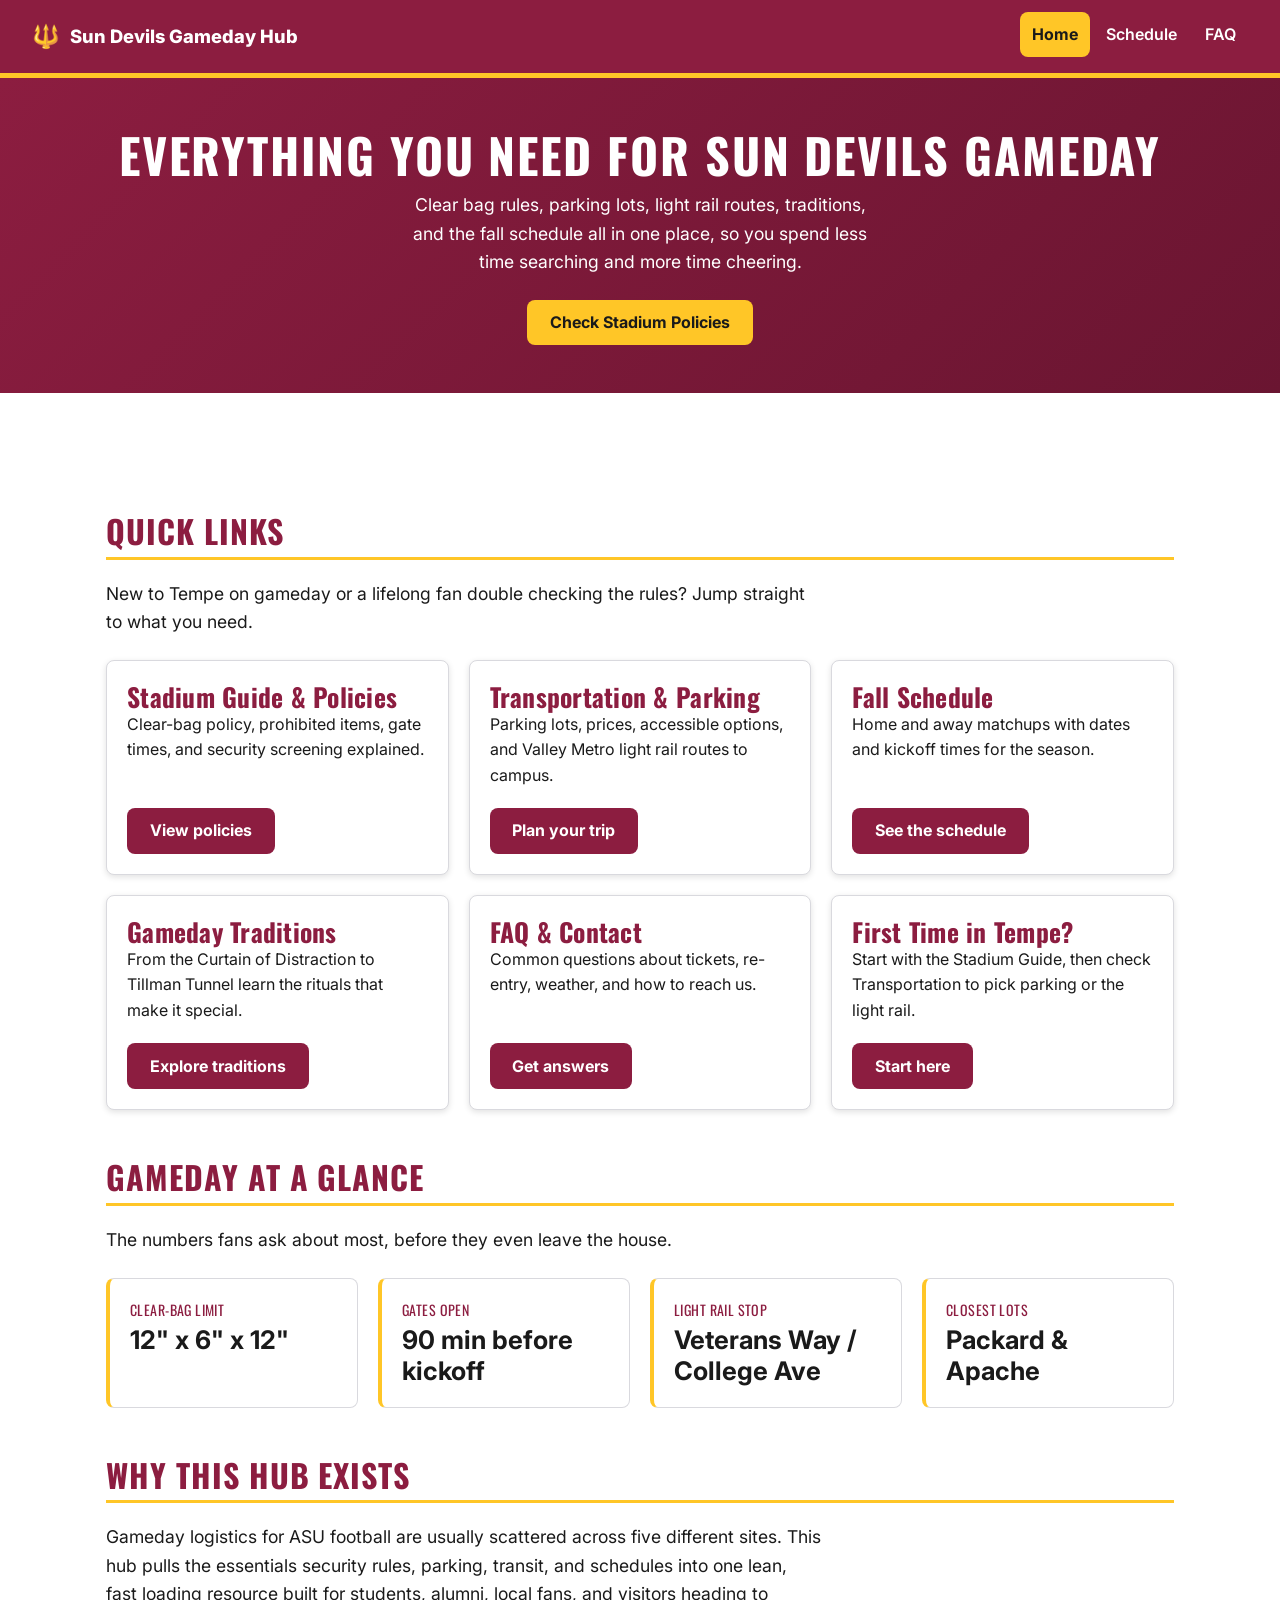
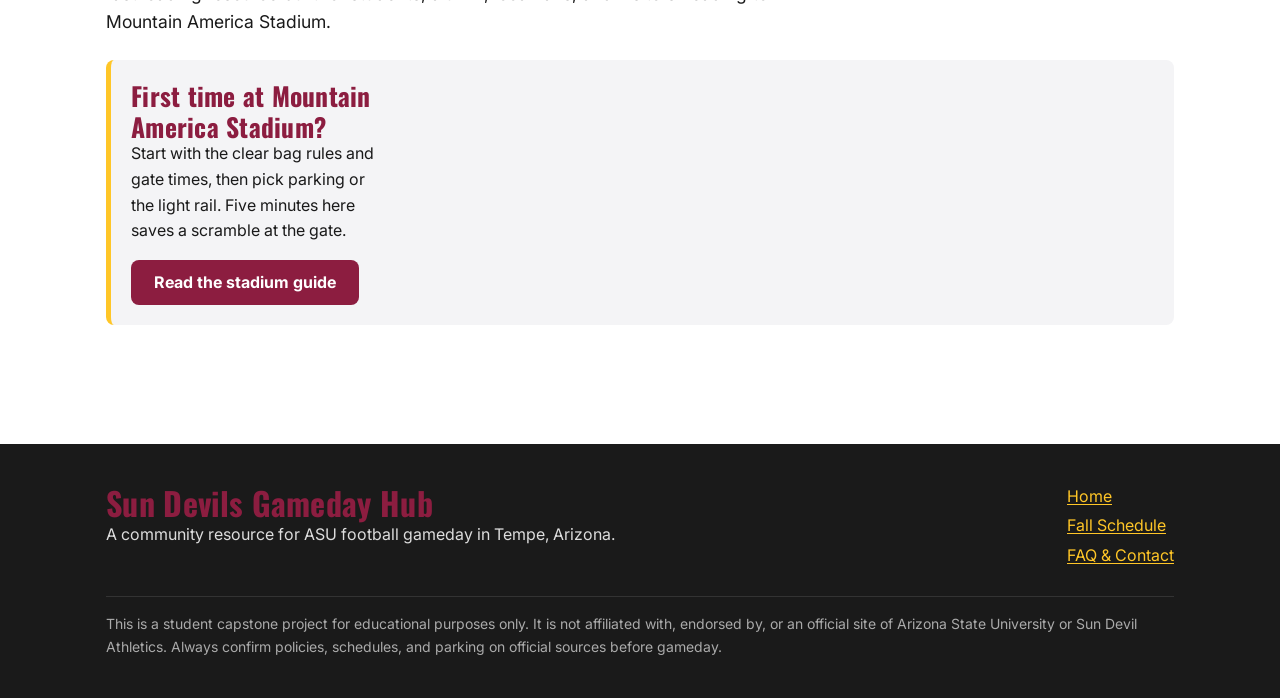
<file: index.html>
<!--Boiler plate-->
<!DOCTYPE html>
<html lang="en">
<head>
  <!-- Page setup -->
  <meta charset="UTF-8">
  <meta name="viewport" content="width=device-width, initial-scale=1.0">
  <title>Home | ASU Sun Devils Gameday Hub</title>
  <meta name="description" content="Your one stop gameday hub for ASU Sun Devils football clear-bag rules, parking, light rail, traditions, and the fall schedule in Tempe.">

  <!-- Fonts and stylesheet -->
  <link rel="preconnect" href="https://fonts.googleapis.com">
  <link rel="preconnect" href="https://fonts.gstatic.com" crossorigin>
  <link rel="stylesheet" href="https://fonts.googleapis.com/css2?family=Inter:wght@400;600&family=Oswald:wght@600;700&display=swap">
  <link rel="stylesheet" href="styles.css">
</head>
<body>
  <!-- Skip link for keyboard users -->
  <a class="skip-link" href="#main">Skip to main content</a>

  <!-- Header -->
  <header class="site-header">
    <div class="container">
      <!-- Logo -->
      <a class="brand" href="index.html">
        <span class="pitchfork" aria-hidden="true">🔱</span>
        <span>Sun Devils Gameday Hub</span>
      </a>

      <!-- Mobile menu toggle -->
      <input class="nav-toggle-checkbox" type="checkbox" id="nav-toggle" aria-hidden="true">
      <label class="nav-toggle" for="nav-toggle">☰ Menu</label>

      <!-- Nav links -->
      <nav class="main-nav" aria-label="Primary">
        <ul>
          <li><a href="index.html" aria-current="page">Home</a></li>
          <!-- TODO: PLANNED PAGES — links below to be re-enabled once these pages are added:
          <li><a href="traditions.html"><span class="nav-extra"></span>Gameday <span class="nav-extra"></span>Traditions</a></li>
          <li><a href="stadium.html">Stadium<span class="nav-extra"> Guide &amp; Policies</span></a></li>
          <li><a href="transportation.html"><span class="nav-extra">Transportation &amp; </span>Parking</a></li>
          -->
          <li><a href="schedule.html"><span class="nav-extra">Fall </span>Schedule</a></li>
          <li><a href="faq.html">FAQ<span class="nav-extra"> &amp; Contact</span></a></li>
        </ul>
      </nav>
    </div>
  </header>

  <!-- Hero -->
  <section class="hero">
    <div class="container">
      <h1>Everything You Need for Sun Devils Gameday</h1>
      <p>Clear bag rules, parking lots, light rail routes, traditions, and the fall schedule all in one place, so you spend less time searching and more time cheering.</p>
      <a class="btn" href="stadium.html">Check Stadium Policies</a>
    </div>
  </section>

  <!-- Main content -->
  <main id="main">
    <div class="container">
      <!-- TODO: ADD IMAGE HERE — home page feature image, replace with real file.
           <img class="feature-img" src="images/[image]" alt="Mountain America Stadium on gameday" width="500" height="300"> -->

      <!-- Quick links -->
      <section aria-labelledby="quick-links-title">
        <h2 class="section-title" id="quick-links-title">Quick Links</h2>
        <p class="lede">New to Tempe on gameday or a lifelong fan double checking the rules? Jump straight to what you need.</p>

        <div class="card-grid cols-3">
          <!-- Stadium card -->
          <article class="card">
            <h3>Stadium Guide &amp; Policies</h3>
            <p>Clear-bag policy, prohibited items, gate times, and security screening explained.</p>
            <a class="btn" href="stadium.html">View policies</a>
          </article>

          <!-- Transportation card -->
          <article class="card">
            <h3>Transportation &amp; Parking</h3>
            <p>Parking lots, prices, accessible options, and Valley Metro light rail routes to campus.</p>
            <a class="btn" href="transportation.html">Plan your trip</a>
          </article>

          <!-- Schedule card -->
          <article class="card">
            <h3>Fall Schedule</h3>
            <p>Home and away matchups with dates and kickoff times for the season.</p>
            <a class="btn" href="schedule.html">See the schedule</a>
          </article>

          <!-- Traditions card -->
          <article class="card">
            <h3>Gameday Traditions</h3>
            <p>From the Curtain of Distraction to Tillman Tunnel learn the rituals that make it special.</p>
            <a class="btn" href="traditions.html">Explore traditions</a>
          </article>

          <!-- FAQ card -->
          <article class="card">
            <h3>FAQ &amp; Contact</h3>
            <p>Common questions about tickets, re-entry, weather, and how to reach us.</p>
            <a class="btn" href="faq.html">Get answers</a>
          </article>

          <!-- First-time visitor card -->
          <article class="card">
            <h3>First Time in Tempe?</h3>
            <p>Start with the Stadium Guide, then check Transportation to pick parking or the light rail.</p>
            <a class="btn" href="stadium.html">Start here</a>
          </article>
        </div>
      </section>

      <!-- Gameday at a glance: exercises Advanced Grid Pattern 2
           (auto-fill + minmax intrinsic sizing, with subgrid aligning
           the label/value rows across the whole row). -->
      <section aria-labelledby="glance-title">
        <h2 class="section-title" id="glance-title">Gameday at a Glance</h2>
        <p class="lede">The numbers fans ask about most, before they even leave the house.</p>

        <dl class="stat-grid">
          <div class="stat">
            <dt>Clear-bag limit</dt>
            <dd>12" x 6" x 12"</dd>
          </div>
          <div class="stat">
            <dt>Gates open</dt>
            <dd>90 min before kickoff</dd>
          </div>
          <div class="stat">
            <dt>Light rail stop</dt>
            <dd>Veterans Way / College Ave</dd>
          </div>
          <div class="stat">
            <dt>Closest lots</dt>
            <dd>Packard &amp; Apache</dd>
          </div>
        </dl>
      </section>

      <!-- About -->
      <section aria-labelledby="about-title">
        <h2 class="section-title" id="about-title">Why This Hub Exists</h2>
        <p class="lede">Gameday logistics for ASU football are usually scattered across five different sites. This hub pulls the essentials security rules, parking, transit, and schedules into one lean, fast loading resource built for students, alumni, local fans, and visitors heading to Mountain America Stadium.</p>

        <!-- Spotlight: the container-query component. This instance sits in
             the wide main column, so it renders side-by-side. Dropped into a
             narrow region (e.g. a future sidebar) the SAME markup would stack,
             because it responds to its container width, not the viewport. -->
        <div class="spotlight-wrap">
          <div class="spotlight">
            <!-- TODO: ADD IMAGE HERE — spotlight media image, replace with real file.
                 <img class="spotlight-media" src="images/[image]" alt="" width="260" height="180"> -->
            <div class="spotlight-body">
              <h3>First time at Mountain America Stadium?</h3>
              <p>Start with the clear bag rules and gate times, then pick parking or the light rail. Five minutes here saves a scramble at the gate.</p>
              <a class="btn" href="stadium.html">Read the stadium guide</a>
            </div>
          </div>
        </div>
      </section>
    </div>
  </main>

  <!-- Footer -->
  <footer class="site-footer">
    <div class="container">
      <div class="footer-grid">
        <div>
          <h2>Sun Devils Gameday Hub</h2>
          <p>A community resource for ASU football gameday in Tempe, Arizona.</p>
        </div>
        <!-- Footer nav -->
        <nav aria-label="Footer">
          <ul>
            <li><a href="index.html">Home</a></li>
            <!-- TODO: PLANNED PAGES — links below to be re-enabled once these pages are added:
            <li><a href="traditions.html">Gameday Traditions</a></li>
            <li><a href="stadium.html">Stadium Guide &amp; Policies</a></li>
            <li><a href="transportation.html">Transportation &amp; Parking</a></li>
            -->
            <li><a href="schedule.html">Fall Schedule</a></li>
            <li><a href="faq.html">FAQ &amp; Contact</a></li>
          </ul>
        </nav>
      </div>
      <!-- Disclaimer -->
      <p class="disclaimer">
        This is a student capstone project for educational purposes only. It is not affiliated with, endorsed by, or an official site of Arizona State University or Sun Devil Athletics. Always confirm policies, schedules, and parking on official sources before gameday.
      </p>
    </div>
  </footer>
</body>
</html>
</file>
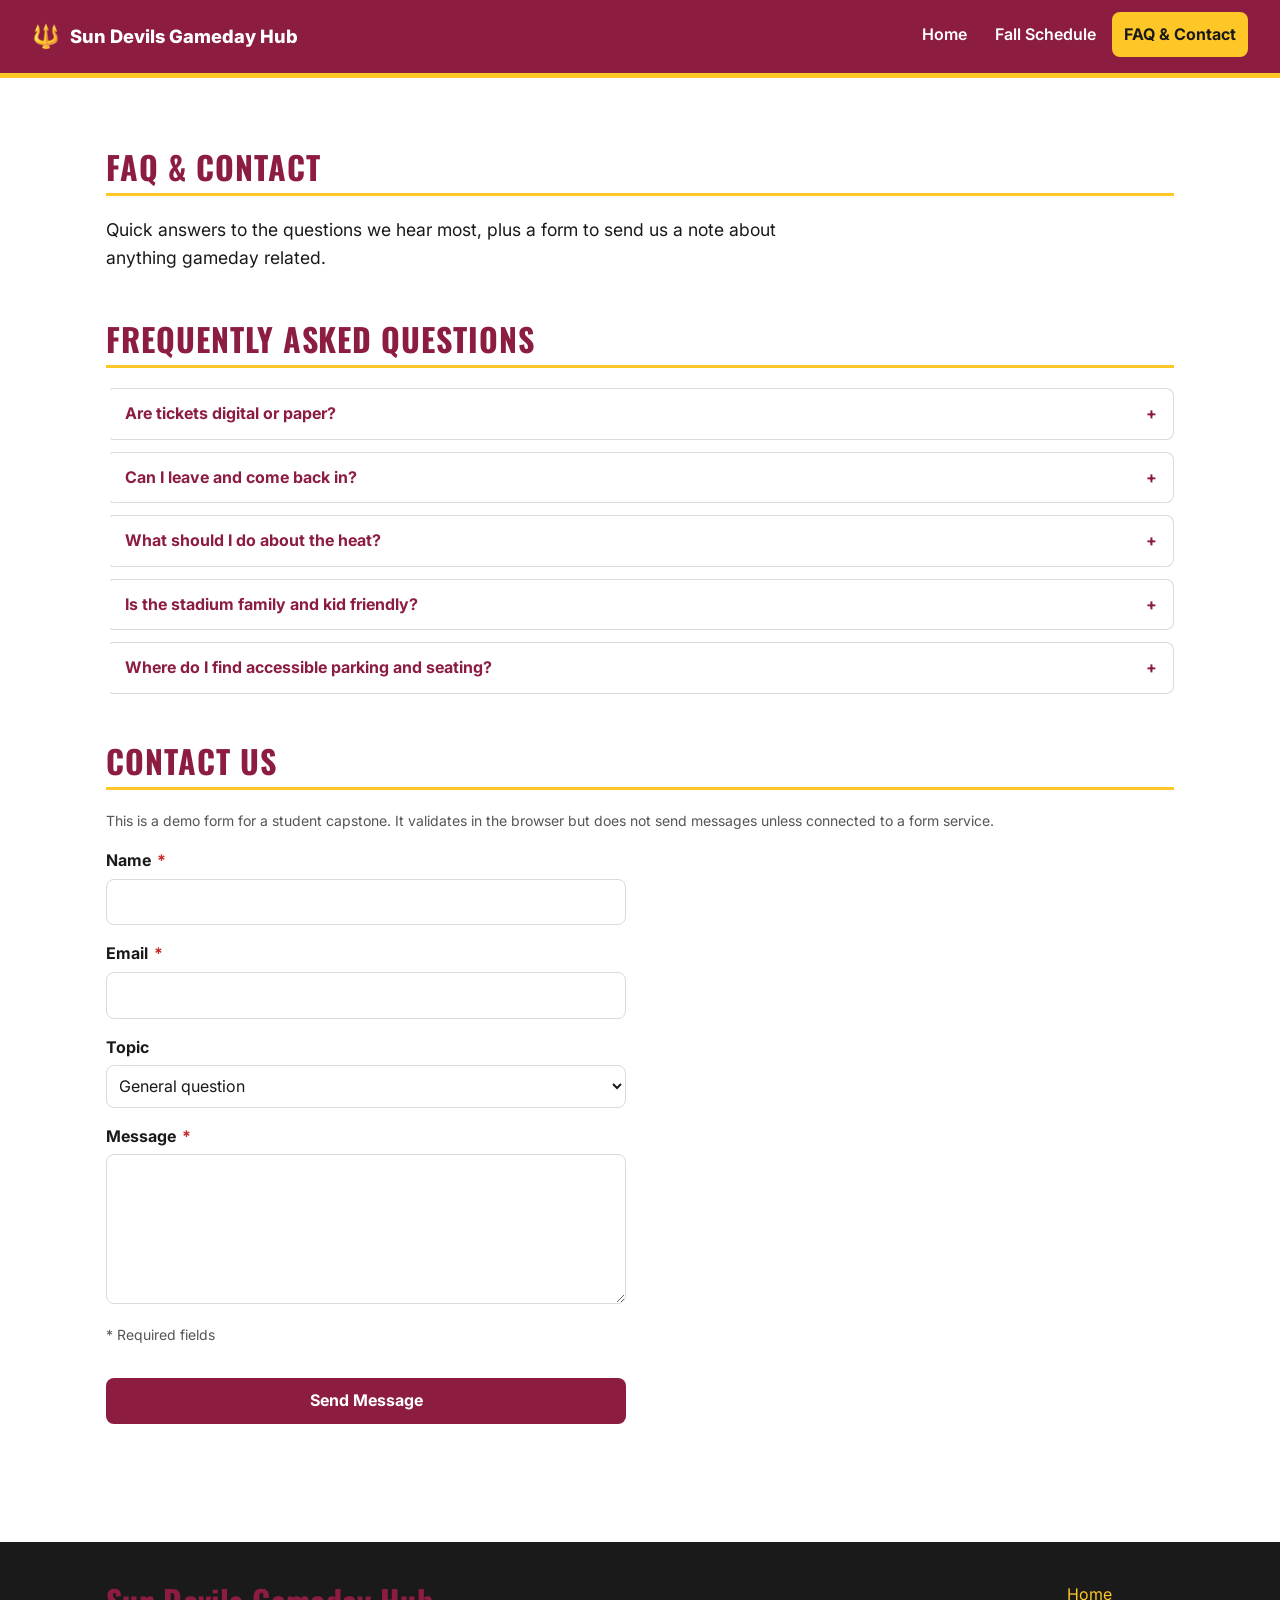
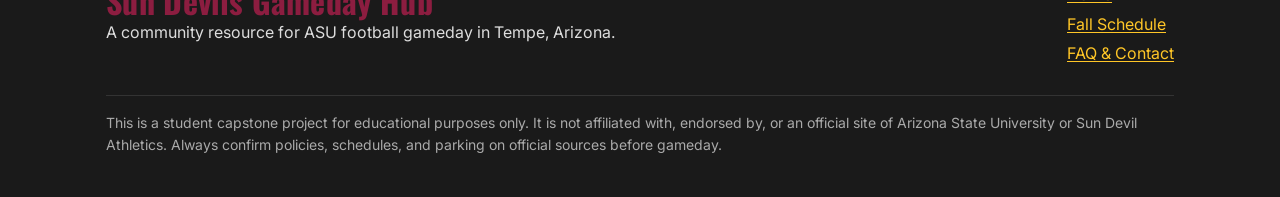
<file: faq.html>
<!--Boiler plate-->
<!DOCTYPE html>
<html lang="en">
<head>
  <!-- Page setup -->
  <meta charset="UTF-8">
  <meta name="viewport" content="width=device-width, initial-scale=1.0">
  <title>FAQ &amp; Contact | ASU Sun Devils Gameday Hub</title>
  <meta name="description" content="Frequently asked questions about ASU Sun Devils gameday: tickets, re-entry, weather, kids, and accessibility, plus a contact form to reach the hub.">

  <!-- Fonts and stylesheet -->
  <link rel="preconnect" href="https://fonts.googleapis.com">
  <link rel="preconnect" href="https://fonts.gstatic.com" crossorigin>
  <link rel="stylesheet" href="https://fonts.googleapis.com/css2?family=Inter:wght@400;600&family=Oswald:wght@600;700&display=swap">
  <link rel="stylesheet" href="styles.css">
</head>
<body>
  <!-- Skip link for keyboard users -->
  <a class="skip-link" href="#main">Skip to main content</a>

  <!-- Header -->
  <header class="site-header">
    <div class="container">
      <!-- Logo -->
      <a class="brand" href="index.html">
        <span class="pitchfork" aria-hidden="true">🔱</span>
        <span>Sun Devils Gameday Hub</span>
      </a>

      <!-- Mobile menu toggle -->
      <input class="nav-toggle-checkbox" type="checkbox" id="nav-toggle" aria-hidden="true">
      <label class="nav-toggle" for="nav-toggle">☰ Menu</label>

      <!-- Nav links -->
      <nav class="main-nav" aria-label="Primary">
        <ul>
          <li><a href="index.html">Home</a></li>
          <!-- TODO: PLANNED PAGES — links below to be re-enabled once these pages are added:
          <li><a href="traditions.html">Gameday Traditions</a></li>
          <li><a href="stadium.html">Stadium Guide &amp; Policies</a></li>
          <li><a href="transportation.html">Transportation &amp; Parking</a></li>
          -->
          <li><a href="schedule.html">Fall Schedule</a></li>
          <li><a href="faq.html" aria-current="page">FAQ &amp; Contact</a></li>
        </ul>
      </nav>
    </div>
  </header>

  <!-- Main content -->
  <main id="main">
    <div class="container">
      <!-- Page intro -->
      <section aria-labelledby="page-title">
        <h1 class="section-title" id="page-title">FAQ &amp; Contact</h1>
        <p class="lede">Quick answers to the questions we hear most, plus a form to send us a note about anything gameday related.</p>
      </section>

      <!-- FAQ accordion -->
      <section class="faq" aria-labelledby="faq-title">
        <h2 class="section-title" id="faq-title">Frequently Asked Questions</h2>

        <details>
          <summary>Are tickets digital or paper?</summary>
          <p>Tickets are almost always mobile/digital. Add them to your phone wallet and take a screenshot as a backup before you leave home.</p>
        </details>

        <details>
          <summary>Can I leave and come back in?</summary>
          <p>Most games are no re-entry. Once you exit, you generally can't be readmitted on the same ticket, so plan your trips out accordingly.</p>
        </details>

        <details>
          <summary>What should I do about the heat?</summary>
          <p>Early-season Tempe games can be very hot. Wear light colors, use sunscreen, and take advantage of shaded concourses and water stations inside.</p>
        </details>

        <details>
          <summary>Is the stadium family and kid friendly?</summary>
          <p>Yes. Children who occupy a seat need a ticket. Remember diaper bags must follow the clear-bag policy on the Stadium Guide page.</p>
        </details>

        <details>
          <summary>Where do I find accessible parking and seating?</summary>
          <p>Accessible (ADA) parking is available with a valid placard or plate arrive early. See the Transportation &amp; Parking page for lots and light rail options.</p>
        </details>
      </section>

      <!-- Contact form -->
      <section aria-labelledby="contact-title">
        <h2 class="section-title" id="contact-title">Contact Us</h2>
        <p class="form-note">This is a demo form for a student capstone. It validates in the browser but does not send messages unless connected to a form service.</p>

        <form class="contact-form" action="#" method="post" novalidate>
          <div class="field">
            <label for="name">Name <span class="req" aria-hidden="true">*</span></label>
            <input type="text" id="name" name="name" autocomplete="name" required>
          </div>

          <div class="field">
            <label for="email">Email <span class="req" aria-hidden="true">*</span></label>
            <input type="email" id="email" name="email" autocomplete="email" required>
          </div>

          <div class="field">
            <label for="topic">Topic</label>
            <select id="topic" name="topic">
              <option value="general">General question</option>
              <option value="policies">Stadium policies</option>
              <option value="parking">Parking &amp; transit</option>
              <option value="schedule">Schedule</option>
            </select>
          </div>

          <div class="field">
            <label for="message">Message <span class="req" aria-hidden="true">*</span></label>
            <textarea id="message" name="message" rows="5" required></textarea>
          </div>

          <p class="form-note"><span aria-hidden="true">*</span> Required fields</p>
          <button type="submit" class="btn">Send Message</button>
        </form>
      </section>
    </div>
  </main>

  <!-- Footer -->
  <footer class="site-footer">
    <div class="container">
      <div class="footer-grid">
        <div>
          <h2>Sun Devils Gameday Hub</h2>
          <p>A community resource for ASU football gameday in Tempe, Arizona.</p>
        </div>
        <!-- Footer nav -->
        <nav aria-label="Footer">
          <ul style="list-style:none;padding:0;margin:0;">
            <li><a href="index.html">Home</a></li>
            <!-- TODO: PLANNED PAGES — links below to be re-enabled once these pages are added:
            <li><a href="traditions.html">Gameday Traditions</a></li>
            <li><a href="stadium.html">Stadium Guide &amp; Policies</a></li>
            <li><a href="transportation.html">Transportation &amp; Parking</a></li>
            -->
            <li><a href="schedule.html">Fall Schedule</a></li>
            <li><a href="faq.html">FAQ &amp; Contact</a></li>
          </ul>
        </nav>
      </div>
      <!-- Disclaimer -->
      <p class="disclaimer">
        This is a student capstone project for educational purposes only. It is not affiliated with, endorsed by, or an official site of Arizona State University or Sun Devil Athletics. Always confirm policies, schedules, and parking on official sources before gameday.
      </p>
    </div>
  </footer>
</body>
</html>
</file>
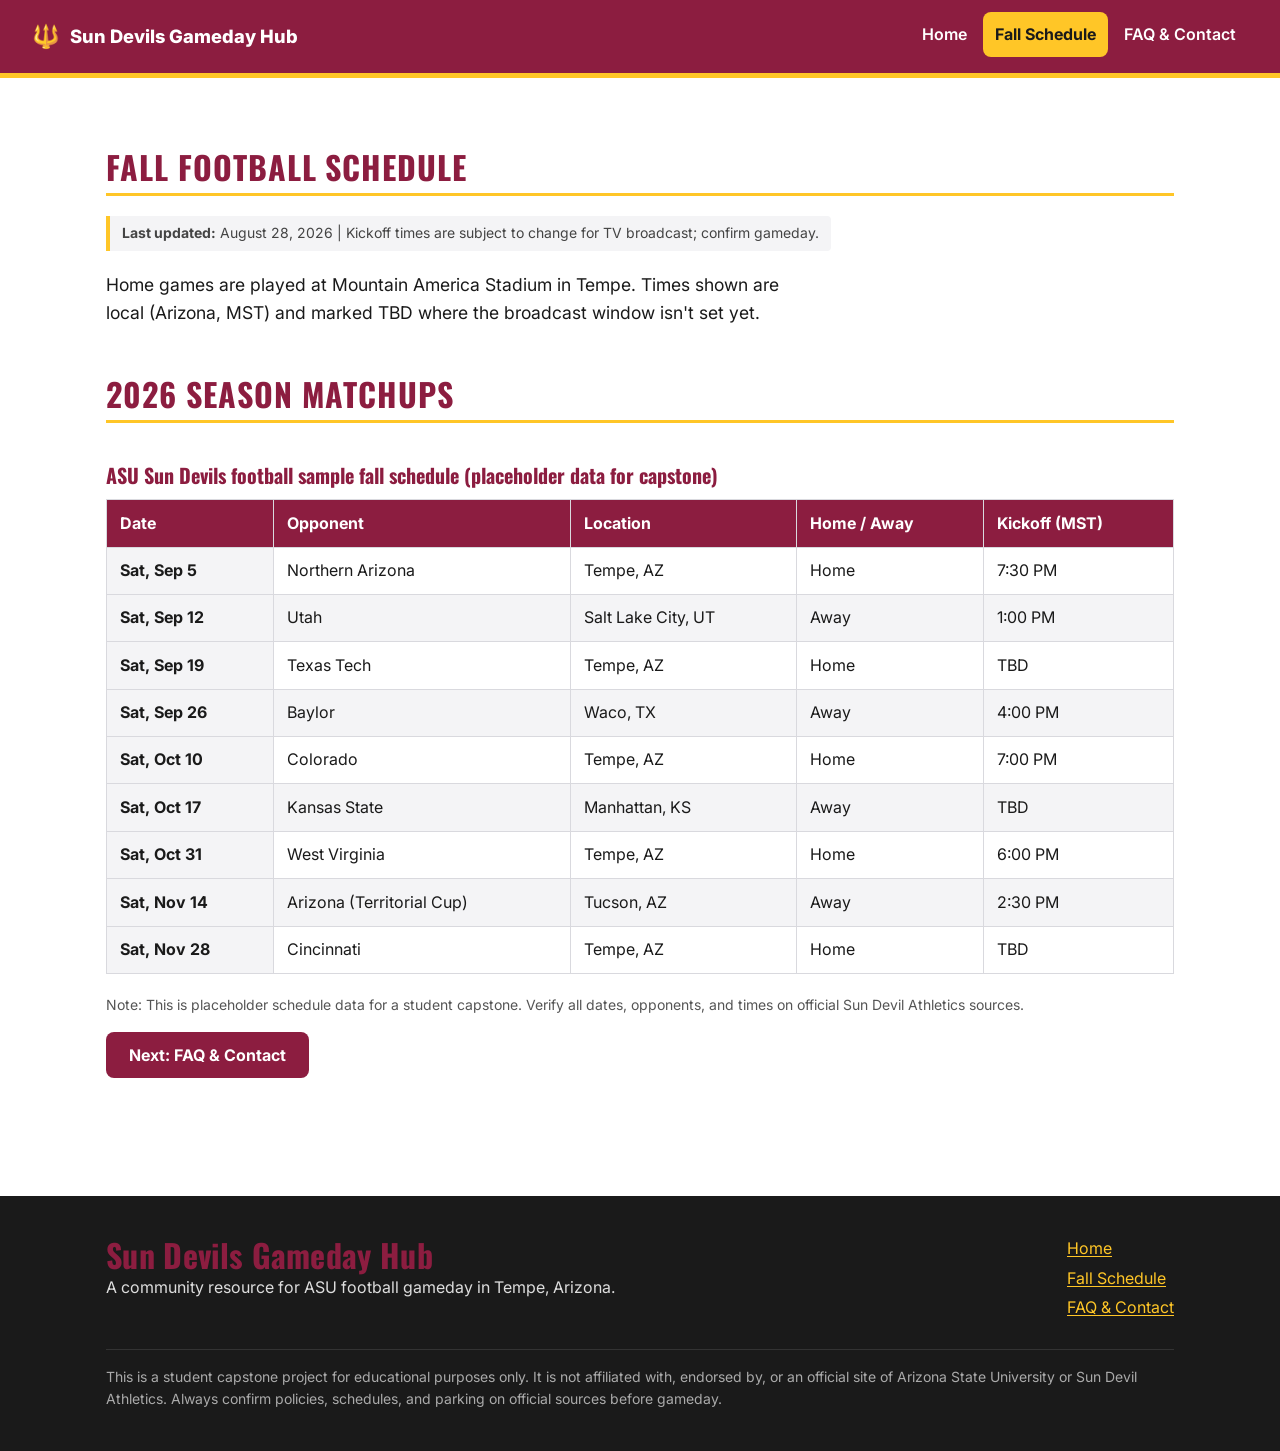
<file: schedule.html>
<!--Boiler plate-->
<!DOCTYPE html>
<html lang="en">
<head>
  <!-- Page setup -->
  <meta charset="UTF-8">
  <meta name="viewport" content="width=device-width, initial-scale=1.0">
  <title>Fall Schedule | ASU Sun Devils Gameday Hub</title>
  <meta name="description" content="ASU Sun Devils football fall schedule: home and away matchups with dates, opponents, locations, and kickoff times for the season in Tempe and beyond.">

  <!-- Fonts and stylesheet -->
  <link rel="preconnect" href="https://fonts.googleapis.com">
  <link rel="preconnect" href="https://fonts.gstatic.com" crossorigin>
  <link rel="stylesheet" href="https://fonts.googleapis.com/css2?family=Inter:wght@400;600&family=Oswald:wght@600;700&display=swap">
  <link rel="stylesheet" href="styles.css">
</head>
<body>
  <!-- Skip link for keyboard users -->
  <a class="skip-link" href="#main">Skip to main content</a>

  <!-- Header -->
  <header class="site-header">
    <div class="container">
      <!-- Logo -->
      <a class="brand" href="index.html">
        <span class="pitchfork" aria-hidden="true">🔱</span>
        <span>Sun Devils Gameday Hub</span>
      </a>

      <!-- Mobile menu toggle -->
      <input class="nav-toggle-checkbox" type="checkbox" id="nav-toggle" aria-hidden="true">
      <label class="nav-toggle" for="nav-toggle">☰ Menu</label>

      <!-- Nav links -->
      <nav class="main-nav" aria-label="Primary">
        <ul>
          <li><a href="index.html">Home</a></li>
          <!-- TODO: PLANNED PAGES — links below to be re-enabled once these pages are added:
          <li><a href="traditions.html">Gameday Traditions</a></li>
          <li><a href="stadium.html">Stadium Guide &amp; Policies</a></li>
          <li><a href="transportation.html">Transportation &amp; Parking</a></li>
          -->
          <li><a href="schedule.html" aria-current="page">Fall Schedule</a></li>
          <li><a href="faq.html">FAQ &amp; Contact</a></li>
        </ul>
      </nav>
    </div>
  </header>

  <!-- Main content -->
  <main id="main">
    <div class="container">
      <!-- Page intro -->
      <section aria-labelledby="page-title">
        <h1 class="section-title" id="page-title">Fall Football Schedule</h1>
        <p class="updated"><strong>Last updated:</strong> August 28, 2026 | Kickoff times are subject to change for TV broadcast; confirm gameday.</p>
        <p class="lede">Home games are played at Mountain America Stadium in Tempe. Times shown are local (Arizona, MST) and marked TBD where the broadcast window isn't set yet.</p>
        <!-- TODO: ADD IMAGE HERE — feature image, replace with real file.
             <img class="feature-img" src="images/[image]" alt="Maroon and gold Sun Devils football helmet" width="400" height="220"> -->
      </section>

      <!-- Schedule table -->
      <section aria-labelledby="schedule-title">
        <h2 class="section-title" id="schedule-title">2026 Season Matchups</h2>
        <div class="table-wrap">
          <table class="data">
            <caption>ASU Sun Devils football sample fall schedule (placeholder data for capstone)</caption>
            <thead>
              <tr>
                <th scope="col">Date</th>
                <th scope="col">Opponent</th>
                <th scope="col">Location</th>
                <th scope="col">Home / Away</th>
                <th scope="col">Kickoff (MST)</th>
              </tr>
            </thead>
            <tbody>
              <tr>
                <th scope="row">Sat, Sep 5</th>
                <td>Northern Arizona</td>
                <td>Tempe, AZ</td>
                <td>Home</td>
                <td>7:30 PM</td>
              </tr>
              <tr>
                <th scope="row">Sat, Sep 12</th>
                <td>Utah</td>
                <td>Salt Lake City, UT</td>
                <td>Away</td>
                <td>1:00 PM</td>
              </tr>
              <tr>
                <th scope="row">Sat, Sep 19</th>
                <td>Texas Tech</td>
                <td>Tempe, AZ</td>
                <td>Home</td>
                <td>TBD</td>
              </tr>
              <tr>
                <th scope="row">Sat, Sep 26</th>
                <td>Baylor</td>
                <td>Waco, TX</td>
                <td>Away</td>
                <td>4:00 PM</td>
              </tr>
              <tr>
                <th scope="row">Sat, Oct 10</th>
                <td>Colorado</td>
                <td>Tempe, AZ</td>
                <td>Home</td>
                <td>7:00 PM</td>
              </tr>
              <tr>
                <th scope="row">Sat, Oct 17</th>
                <td>Kansas State</td>
                <td>Manhattan, KS</td>
                <td>Away</td>
                <td>TBD</td>
              </tr>
              <tr>
                <th scope="row">Sat, Oct 31</th>
                <td>West Virginia</td>
                <td>Tempe, AZ</td>
                <td>Home</td>
                <td>6:00 PM</td>
              </tr>
              <tr>
                <th scope="row">Sat, Nov 14</th>
                <td>Arizona (Territorial Cup)</td>
                <td>Tucson, AZ</td>
                <td>Away</td>
                <td>2:30 PM</td>
              </tr>
              <tr>
                <th scope="row">Sat, Nov 28</th>
                <td>Cincinnati</td>
                <td>Tempe, AZ</td>
                <td>Home</td>
                <td>TBD</td>
              </tr>
            </tbody>
          </table>
        </div>
        <p class="form-note">Note: This is placeholder schedule data for a student capstone. Verify all dates, opponents, and times on official Sun Devil Athletics sources.</p>
        <p><a class="btn" href="faq.html">Next: FAQ &amp; Contact</a></p>
      </section>
    </div>
  </main>

  <!-- Footer -->
  <footer class="site-footer">
    <div class="container">
      <div class="footer-grid">
        <div>
          <h2>Sun Devils Gameday Hub</h2>
          <p>A community resource for ASU football gameday in Tempe, Arizona.</p>
        </div>
        <!-- Footer nav -->
        <nav aria-label="Footer">
          <ul>
            <li><a href="index.html">Home</a></li>
            <!-- TODO: PLANNED PAGES — links below to be re-enabled once these pages are added:
            <li><a href="traditions.html">Gameday Traditions</a></li>
            <li><a href="stadium.html">Stadium Guide &amp; Policies</a></li>
            <li><a href="transportation.html">Transportation &amp; Parking</a></li>
            -->
            <li><a href="schedule.html">Fall Schedule</a></li>
            <li><a href="faq.html">FAQ &amp; Contact</a></li>
          </ul>
        </nav>
      </div>
      <!-- Disclaimer -->
      <p class="disclaimer">
        This is a student capstone project for educational purposes only. It is not affiliated with, endorsed by, or an official site of Arizona State University or Sun Devil Athletics. Always confirm policies, schedules, and parking on official sources before gameday.
      </p>
    </div>
  </footer>
</body>
</html>
</file>
<file: styles.css>
/*
  styles.css
  ASU Sun Devils Football Gameday Hub
  Author: Rey Olvera
  Course: GIT 515 Capstone
  Date: September 11, 2026 (Module 3)
*/

:root {

  /* Brand colors */
  --maroon:        #8c1d40;  
  --maroon-dark:   #6a1531; 
  --gold:          #ffc627;  
  --gold-dark:     #e6b000; 

  /* Neutrals */
  --ink:           #1a1a1a; 
  --paper:         #ffffff;  
  --mist:          #f4f4f6;  
  --line:          #d9d9de; 

  /* Feedback colors */
  --error:         #c62828;  
  --error-dark:    #8e0000; 
  --error-bg:      #fff5f5;  
  --visited:       #5a0e28;  

  /* Focus ring colors */
  --focus:         #0b5fff;  
  --focus-invert:  #ffffff;  

  /* Font families */
  --font-body:     "Inter", "Segoe UI", Roboto, Helvetica, Arial, sans-serif;
  --font-heading:  "Oswald", "Segoe UI", Roboto, Helvetica, Arial, sans-serif;

  /* Font sizes */
  --text-sm:    0.875rem;               
  --text-base:  1rem;                   
  --text-lg:    1.1rem;                 
  --text-xl:    1.25rem;                
  --text-2xl:   1.6rem;                
  --text-3xl:   2rem;                  
  --text-hero:  clamp(1.8rem, 5vw, 3rem); 

  /* Line heights */
  --leading-tight: 1.2; 
  --leading-body:  1.6; 

  /* Spacing scale */
  --space-xs:   0.25rem;  
  --space-sm:   0.5rem;   
  --space-md:   1rem;   
  --space-lg:   1.25rem;  
  --space-xl:   1.5rem;   
  --space-2xl:  2.5rem;  
  --space-3xl:  3rem;   

  /* Grid gap alias, points at the base spacing step */
  --gap: var(--space-lg);

  /* Fluid spacing steps
     Before, in Module 2, section and main spacing came only from the
     fixed steps above (--space-2xl, --space-3xl, etc.), so the rhythm
     was one set size at every screen width. I added these fluid tokens
     in Module 3 to replace those fixed values on main and section. They
     scale with the viewport between a floor and a ceiling so section
     rhythm tightens on phones and opens up on desktops without a media
     query. clamp(min, preferred, max) keeps them from ever collapsing to
     nothing or running away on ultra-wide screens. */
  --space-fluid-md: clamp(1rem, 0.6rem + 2vw, 1.75rem);
  --space-fluid-lg: clamp(1.5rem, 1rem + 3vw, 3rem);
  --space-fluid-xl: clamp(2rem, 1.2rem + 4vw, 4.5rem);

  /* Intrinsic sizing tokens for the Grid layouts in section 3.
     --col-min is the smallest a card column is allowed to get before
     the auto-fit grid drops to fewer columns. It's a content decision,
     not a device one, since below about 15rem the card text feels cramped. */
  --col-min:       15rem;   /* card grid minimum comfortable column */
  --col-min-wide:  20rem;   /* wider feature/media columns */

  /* Shape and shadow */
  --radius:      8px;                       
  --radius-sm:   4px;                        
  --radius-pill: 9999px;                    
  --shadow:      0 2px 6px rgba(0, 0, 0, 0.12);   
  --shadow-md:   0 4px 12px rgba(0, 0, 0, 0.16);  

  /* Max-widths */
  --max-width:  1100px;  
  --max-form:    520px;  
  --max-lede:    65ch;   
  --max-hero-p:  42ch;  

  /* Focus ring size */
  --focus-width:  3px;   
  --focus-offset: 2px;   


  /* Component-scoped tokens.
     Each component gets its own little block below. The idea is
     you can re-skin a component by editing just its tokens here,
     without touching the actual rule further down the file. */

  /* nav */
  --nav-bg:           var(--maroon);      
  --nav-link-color:   var(--paper);     
  --nav-link-hover:   var(--maroon-dark);   
  --nav-active-bg:    var(--gold);          
  --nav-active-color: var(--ink);         
  --nav-border:       5px solid var(--gold);

  /* card */
  --card-bg:      var(--paper);           
  --card-border:  1px solid var(--line);    
  --card-radius:  var(--radius);        
  --card-shadow:  var(--shadow);       
  --card-padding: var(--space-lg);        

  /* button */
  --btn-bg:         var(--maroon);       
  --btn-color:      var(--paper);        
  --btn-hover-bg:   var(--maroon-dark);    
  --btn-padding-y:  0.7rem;                
  --btn-padding-x:  1.3rem;               
  --btn-radius:     var(--radius);         
  --btn-border:     2px solid transparent;  

  /* table */
  --tbl-head-bg:    var(--maroon);       
  --tbl-head-color: var(--paper);         
  --tbl-row-bg:     var(--mist);          
  --tbl-caption:    var(--maroon);     
  --tbl-cell-pad-y: 0.65rem;           
  --tbl-cell-pad-x: 0.8rem;          

  /* form field */
  --field-border:         1px solid var(--line);   
  --field-radius:         var(--radius);           
  --field-focus-color:    var(--focus);           
  --field-invalid-border: 2px solid var(--error);  
  --field-invalid-bg:     var(--error-bg);         
  --req-color:            var(--error);            

  /* callout and the "last updated" stamp */
  --callout-bg:     var(--mist);            
  --callout-border: 4px solid var(--gold);  
}


/* Zero out default spacing and use border-box everywhere, it makes
   sizing math sane */
*,
*::before,
*::after {
  box-sizing: border-box;
  margin: 0;
  padding: 0;
}

/* Smooth in-page scrolling, and stop iOS from bumping up text on rotate */
html {
  scroll-behavior: smooth;
  -webkit-text-size-adjust: 100%;
  text-size-adjust: 100%;
}

/* Default typography and page background */
body {
  font-family: var(--font-body);
  font-size: var(--text-base);
  line-height: var(--leading-body);
  color: var(--ink);
  background: var(--paper);
}

/* Every heading shares Oswald and the same weight/color */
h1, h2, h3, h4, h5, h6 {
  font-family: var(--font-heading);
  font-weight: 700;
  line-height: var(--leading-tight);
  color: var(--maroon);
  letter-spacing: 0.01em;
}

/* Set heading sizes explicitly so browsers can't fall back to their
   own defaults, which drift once you swap the font */
h1 { font-size: var(--text-hero); }
h2 { font-size: var(--text-3xl); }
h3 { font-size: var(--text-2xl); }
h4 { font-size: var(--text-xl); }

/* Space under paragraphs, but not the last one (avoids double gaps) */
p {
  margin-bottom: var(--space-md);
}
p:last-child {
  margin-bottom: 0;
}

/* Indent lists enough that the bullets/numbers actually show */
ul, ol {
  padding-left: var(--space-xl);
}

li {
  margin-bottom: var(--space-xs);
}

/* Keep media from spilling out of its container */
img, video {
  max-width: 100%;
  height: auto;
  display: block;
}

/* Body links, maroon with a visible underline (good for accessibility) */
a {
  color: var(--maroon);
  text-decoration: underline;
  text-decoration-thickness: 1px;
  text-underline-offset: 2px;
}

/* Visited links go dark maroon instead of that default browser purple */
a:visited {
  color: var(--visited);
}

table {
  border-collapse: collapse;
}

/* Keep sub/superscript from throwing off the line height */
sub, sup {
  font-size: 75%;
  line-height: 0;
  position: relative;
  vertical-align: baseline;
}
sup { top: -0.5em; }
sub { bottom: -0.25em; }

/* User preference for reduced motion. This one carried over from the old
   Module 2 CSS. It turns off animations and smooth scroll for anyone who
   has asked their system to minimize movement. */
@media (prefers-reduced-motion: reduce) {
  html {
    scroll-behavior: auto;
  }
  *,
  *::before,
  *::after {
    animation-duration: 0.01ms !important;
    animation-iteration-count: 1 !important;
    transition-duration: 0.01ms !important;
  }
}

/* User preference for higher contrast.
   Module 3 change: this whole @media (prefers-contrast: more) block is
   new. Module 2 had only the @media (prefers-reduced-motion: reduce)
   block above and no contrast handling. When the user asks for more
   contrast I re-point the softer tokens to stronger values
   (--line to #6b6b73, --card-border to the ink color, --mist to #ececf0)
   and thicken the focus ring (--focus-width 3px to 4px). Because the whole
   design is token-driven, re-pointing a few custom properties here
   re-skins every component at once, so there is no need to hunt down
   individual rules. */
@media (prefers-contrast: more) {
  :root {
    --line:        #6b6b73;   /* darker borders so cards/tables read clearly */
    --card-border: 1px solid var(--ink);
    --mist:        #ececf0;   /* deepen the tinted backgrounds a touch */
    --focus-width: 4px;       /* fatter focus ring */
  }
  /* Make sure buttons and callout accents don't rely on subtle edges. */
  .btn,
  .callout,
  .stat,
  .spotlight {
    border-color: var(--ink);
  }
}

/* Center the content and stop it from getting too wide on big screens.
   Module 3 change, by property:
     was:  width: 100%;              now: inline-size: 100%;
     was:  max-width: var(--max-width);
                                     now: max-inline-size: var(--max-width);
     was:  margin: 0 auto;           now: margin-inline: auto;
     was:  padding: 0 var(--space-md);
                                     now: padding-inline: min(var(--space-md), 5vw);
   The width/max-width/margin/padding physical properties became their
   logical equivalents (inline-size, max-inline-size, margin-inline,
   padding-inline) so the wrapper follows the writing direction instead of
   assuming left to right, and the fixed padding became min() so it shrinks
   on very narrow screens instead of eating the whole viewport. No
   hard-coded widths are left. */
.container {
  inline-size: 100%;
  max-inline-size: var(--max-width);
  margin-inline: auto;
  /* Pad by the smaller of the spacing token or 5% of the viewport, so
     tiny phones don't lose their entire screen width to gutters. */
  padding-inline: min(var(--space-md), 5vw);
}

/* Breathing room above and below the main content.
   Module 3 change, by property:
     was:  padding: var(--space-3xl) 0;   now: padding-block: var(--space-fluid-xl);
   The physical top/bottom padding became the logical padding-block, and
   the fixed --space-3xl step became the fluid --space-fluid-xl token so
   the rhythm scales with the viewport instead of jumping at a breakpoint. */
main {
  padding-block: var(--space-fluid-xl);
}

/* Even spacing under each section, except the last one so it doesn't
   stack with the footer's top margin.
   Module 3 change, by property:
     was:  margin-bottom: var(--space-2xl);
                                    now: margin-block-end: var(--space-fluid-lg);
   The physical margin-bottom became the logical margin-block-end, and the
   fixed --space-2xl step became the fluid --space-fluid-lg token. */
section {
  margin-block-end: var(--space-fluid-lg);
}
section:last-child {
  margin-block-end: 0;
}

/* Skip link, lets keyboard users jump straight to main content. It's
   parked off-screen and only pops into view when it's tabbed to.
   Module 3 change, by property:
     was:  left: -999px;   now: inset-inline-start: -999px;
     was:  top:  var(--space-sm);
                           now: inset-block-start: var(--space-sm);
   and on :focus, was: left: var(--space-md);
                           now: inset-inline-start: var(--space-md);
   The physical left/top offsets became the logical inset-inline-start and
   inset-block-start. */
.skip-link {
  position: absolute;
  inset-inline-start: -999px;
  inset-block-start: var(--space-sm);
  background: var(--gold);
  color: var(--ink);
  padding-block: 0.6rem;
  padding-inline: var(--space-md);
  z-index: 1000;
  font-weight: 700;
  border-radius: var(--radius);
  text-decoration: none;
}
.skip-link:focus {
  inset-inline-start: var(--space-md);
}

/* Advanced grid pattern 1, the intrinsic, self-adjusting card grid.
   Mobile-first. Flexbox is the fallback layer, and if the browser does
   Grid (all evergreen browsers do) it upgrades below.

   Here is what I changed. The old card grid counted columns with
   media queries at 768px and 1000px. I replaced that with intrinsic
   sizing, so the number of columns is now driven by the content and the
   space available, using this line
     repeat(auto-fit, minmax(min(var(--col-min), 100%), 1fr))
   The auto-fit part packs in as many columns as fit and collapses empty
   tracks, so a lone card stretches full width instead of hugging the left.
   The minmax(min(--col-min, 100%), 1fr) part means each column is at least
   --col-min (15rem) wide, or the full container if that is narrower, and
   at most an even 1fr share. The nested min() is what stops horizontal
   overflow on screens narrower than 15rem, which is the classic auto-fit
   gotcha. The result is one column on phones, two to three in the middle,
   and more on wide screens, with no column-count media queries at all. */
.card-grid {
  display: flex;
  flex-wrap: wrap;
  gap: var(--gap);
  align-items: stretch;
}
.card-grid > .card {
  flex: 1 1 var(--col-min);
}

/* Grid upgrade for browsers that support it. The feature query documents
   the fallback path, since no Grid support means the flexbox rules above
   stay in effect and still produce a usable wrapped row of cards. */
@supports (display: grid) {
  .card-grid {
    display: grid;
    grid-template-columns: repeat(auto-fit, minmax(min(var(--col-min), 100%), 1fr));
  }
  .card-grid > .card {
    flex: initial;
  }

  /* The 3-up quick-links block wants a slightly larger comfortable
     minimum so it settles into 3 columns on desktop rather than
     squeezing to 4-5 thin ones. Still intrinsic, still no fixed count. */
  .card-grid.cols-3 {
    grid-template-columns: repeat(auto-fit, minmax(min(var(--col-min-wide), 100%), 1fr));
  }
}

/* Wraps wide tables so they scroll sideways on small screens instead
   of blowing out the page width. In Module 2 this rule used only the
   physical overflow-x. In Module 3 I added the logical overflow-inline
   after it so the scroll axis follows the writing direction, and left
   overflow-x in place first as the fallback for engines that don't yet
   support the logical form. */
.table-wrap {
  overflow-x: auto;
  overflow-inline: auto;
  -webkit-overflow-scrolling: touch;
  scrollbar-color: var(--maroon) var(--mist);
}


/* Advanced grid pattern 2, a highlights grid with intrinsic sizing and
   subgrid. This is a brand new block, the old Module 2 CSS had no second
   grid. It backs the "Gameday at a glance" section on the home page, where
   each item is a small stat card. Two intrinsic-sizing ideas are at work.
   First, the outer grid uses auto-fill with minmax() so empty tracks are
   kept on wide screens (unlike auto-fit), which holds the stat cards at a
   consistent width instead of stretching two lonely cards across a huge
   row. Second, each card is a two-row grid, the label on top and the value
   below. Where subgrid is supported the cards share the parent grid's row
   tracks, so every label lines up on one baseline and every value on
   another right across the row no matter how long the text is. Without
   subgrid the fixed fallback below still keeps them readable, just not
   perfectly baseline-aligned. */
.stat-grid {
  display: grid;
  grid-template-columns: repeat(auto-fill, minmax(min(var(--col-min), 100%), 1fr));
  gap: var(--gap);
}

.stat {
  display: grid;
  /* fit-content() caps the label row at its content height but never
     lets it exceed 4rem, so an unusually long label wraps instead of
     ballooning the card. The value row takes whatever is left. */
  grid-template-rows: fit-content(4rem) auto;
  gap: var(--space-xs);
  background: var(--card-bg);
  border: var(--card-border);
  border-inline-start: 4px solid var(--gold);
  border-radius: var(--card-radius);
  padding: var(--card-padding);
}

.stat dt {
  font-family: var(--font-heading);
  text-transform: uppercase;
  letter-spacing: 0.03em;
  font-size: var(--text-sm);
  color: var(--maroon);
}

.stat dd {
  margin: 0;
  font-size: var(--text-2xl);
  font-weight: 700;
  line-height: var(--leading-tight);
}

/* Subgrid lines up every card's label row and value row with the parent
   grid's tracks so the whole row shares baselines. It sits behind a
   feature query so only browsers that actually support it opt in (Firefox
   71+, Safari 16+, Chrome 117+), and everything else keeps the
   fit-content() fallback above. The old Module 2 CSS did not use subgrid
   at all. */
@supports (grid-template-rows: subgrid) {
  .stat-grid {
    /* Give the parent two shared rows the children can subscribe to,
       one sized to the tallest label and one for the values. */
    grid-auto-rows: min-content;
  }
  .stat-grid > .stat {
    grid-row: span 2;
    grid-template-rows: subgrid;
  }
}


/* Component Site Header and Navigation
   The nav juggles four states, all pure CSS, no JavaScript.
     1. Mobile, menu collapsed (the default under 992px)
     2. Mobile, menu open (the hidden checkbox is checked)
     3. Desktop, links in a horizontal row (992px+)
     4. Mid-range desktop (992-1399px), where some link text is
        trimmed so the row doesn't overflow
   I keep every nav rule together in this block on purpose, splitting
   them up is how you end up breaking the menu by accident. */

/* Full-width maroon bar with a gold underline */
.site-header {
  background: var(--nav-bg);
  color: var(--paper);
  border-bottom: var(--nav-border);
}

/* Brand on the left, hamburger on the right */
.site-header .container {
  display: flex;
  flex-wrap: wrap;
  align-items: center;
  justify-content: space-between;
  gap: var(--space-sm);
  padding-block: 0.75rem;
}

/* The site-name link, pinned left */
.brand {
  display: flex;
  align-items: center;
  gap: 0.6rem;
  color: var(--paper);
  text-decoration: none;
  font-weight: 800;
  font-size: 1.15rem;
  white-space: nowrap;
  flex-shrink: 0;
  margin-left: var(--space-xl);
}

/* Don't let the brand turn purple once visited */
.brand:visited {
  color: var(--paper);
}

/* The little gold pitchfork icon */
.brand .pitchfork {
  color: var(--gold);
  font-size: 1.4rem;
  line-height: 1;
}

/* Gold hamburger button, shows on phones and tablets */
.nav-toggle {
  display: inline-flex;
  align-items: center;
  gap: 0.4rem;
  background: var(--gold);
  color: var(--ink);
  border: none;
  padding: 0.5rem 0.8rem;
  border-radius: var(--btn-radius);
  font-weight: 700;
  cursor: pointer;
  margin-left: auto;
}

/* The hidden checkbox that drives the open/close, tucked off-screen */
.nav-toggle-checkbox {
  position: absolute;
  left: -999px;
}

/* On mobile the links stack vertically */
.main-nav ul {
  list-style: none;
  margin: 0;
  padding: 0;
  display: flex;
  flex-direction: column;
  gap: 0.25rem;
}

/* Each link is a full-width block you can tap */
.main-nav a {
  display: block;
  color: var(--nav-link-color);
  text-decoration: none;
  padding: 0.6rem 0.75rem;
  border-radius: var(--radius);
  font-weight: 600;
}

/* Keep nav links white after they're visited */
.main-nav a:visited {
  color: var(--nav-link-color);
}

/* State 1, menu starts hidden on mobile until the box is checked */
.main-nav {
  flex-basis: 100%;
}
.nav-toggle-checkbox:not(:checked) ~ .main-nav {
  display: none;
}


/* Component Hero
   The maroon gradient banner across the top of the home page. */

/* Gradient background, centered white text */
.hero {
  background: linear-gradient(135deg, var(--maroon), var(--maroon-dark));
  color: var(--paper);
  padding-block: var(--space-3xl);
  text-align: center;
}

/* Big uppercase headline */
.hero h1 {
  color: var(--paper);
  font-size: var(--text-hero);
  margin: 0 0 var(--space-sm);
  text-transform: uppercase;
  letter-spacing: 0.04em;
}

/* Intro line, kept to a readable width and centered */
.hero p {
  max-width: var(--max-hero-p);
  margin: 0 auto var(--space-xl);
  font-size: var(--text-lg);
}

/* The gold button only shows up here in the hero. Note it uses dark
   ink text on gold, that's the contrast-safe pairing. */
.hero .btn {
  background: var(--gold);
  color: var(--ink);
}
.hero .btn:hover {
  background: var(--gold-dark);
  color: var(--ink);
}


/* Component Buttons
   One .btn class covers both <a> and <button>. The gold variant
   above is the only exception, and it's scoped to the hero. */

/* Base button style for every call-to-action */
.btn {
  display: inline-block;
  background: var(--btn-bg);
  color: var(--btn-color);
  text-decoration: none;
  padding: var(--btn-padding-y) var(--btn-padding-x);
  border-radius: var(--btn-radius);
  font-family: var(--font-body);
  font-size: var(--text-base);
  font-weight: 700;
  border: var(--btn-border);
  cursor: pointer;
  line-height: var(--leading-tight);
  transition: background-color 0.15s ease, color 0.15s ease;
}

/* Keep button text white even after the link's been visited */
.btn:visited {
  color: var(--btn-color);
}


/* Component Section Titles and Lede Text */

/* Maroon uppercase heading with a gold underline */
.section-title {
  font-family: var(--font-heading);
  font-size: var(--text-3xl);
  border-bottom: 3px solid var(--gold);
  padding-bottom: 0.4rem;
  margin-bottom: var(--space-lg);
  text-transform: uppercase;
  letter-spacing: 0.03em;
  color: var(--maroon);
}

/* The intro paragraph that sits under a section title */
.lede {
  font-size: var(--text-lg);
  max-width: var(--max-lede);
  margin-bottom: var(--space-xl);
}


/* Component Cards
   The quick-links grid on the home page plus the tip boxes on
   Traditions and Transportation. Two things worth knowing, first that cards
   in the same row match height, and the button always lands at the
   bottom no matter how much text is above it. */

/* White card with a border, shadow, and column layout */
.card {
  background: var(--card-bg);
  border: var(--card-border);
  border-radius: var(--card-radius);
  box-shadow: var(--card-shadow);
  padding: var(--card-padding);
  display: flex;
  flex-direction: column;
  height: 100%;
}

.card h3 {
  margin-top: 0;
  font-size: var(--text-2xl);
}

/* Let the body text grow so it shoves the button to the bottom */
.card p {
  flex-grow: 1;
  margin-bottom: 0;
}

.card .btn {
  align-self: flex-start;
  margin-top: var(--space-lg);
}


/* Component, the spotlight container-query block.
   In the old CSS every responsive piece reacted to the viewport through
   media queries, so nothing reacted to the space it was sitting in. This
   reusable promo block has an image beside a heading, a blurb, and a
   button, and the key idea is that it adapts to the width of its own
   container rather than the viewport. Drop it in a narrow sidebar and it
   stacks, drop the same markup in a wide main column and it goes side by
   side, which is what makes it reusable across page regions.

   The .spotlight-wrap is the query container, since it sets
   container-type to inline-size and measures its own width. The .spotlight
   is the component itself and it starts stacked as the narrow default. The
   @container rule below flips it to a two-column layout once the container
   not the screen is at least 30rem wide. */
.spotlight-wrap {
  container-type: inline-size;
  container-name: spotlight;
}

/* Narrow container default, a single stacked column. */
.spotlight {
  display: grid;
  gap: var(--space-lg);
  align-items: center;
  background: var(--mist);
  border-radius: var(--radius);
  border-inline-start: 5px solid var(--gold);
  padding: var(--space-lg);
}

.spotlight-media {
  inline-size: 100%;
  border-radius: var(--radius);
  box-shadow: var(--shadow);
}

.spotlight-body h3 {
  margin-block-start: 0;
}

.spotlight-body p {
  max-inline-size: var(--max-lede);
}

/* When the container is wide enough for two columns, go side by side.
   fit-content() lets the media column size to the image but never grow
   wider than 260px, so the text always keeps a usable share. This is
   wrapped in a feature query, so browsers without container-query support
   simply keep the stacked layout, which is fully usable and is the
   documented fallback path. */
@supports (container-type: inline-size) {
  @container spotlight (inline-size >= 30rem) {
    .spotlight {
      grid-template-columns: fit-content(260px) 1fr;
    }
  }
}


/* Component Data Tables
   The Stadium, Transportation, and Schedule pages. They all share
   the same header/row-header/zebra-stripe/caption look. */

/* Full-width table, collapsed borders */
table.data {
  width: 100%;
  /* Hold a readable floor so the columns don't crush together on
     narrow screens. When the wrapper is narrower than this, the table
     overflows and .table-wrap kicks in its horizontal scroll instead
     of squeezing five columns of text into a phone width. min-width is
     the fallback; min-inline-size is the logical form for Module 3. */
  min-width: 44rem;
  min-inline-size: 44rem;
  border-collapse: collapse;
  margin-block: var(--space-md);
  background: var(--paper);
  font-size: var(--text-base);
}

/* Bold maroon caption above the table */
table.data caption {
  text-align: left;
  font-family: var(--font-heading);
  font-weight: 700;
  font-size: var(--text-xl);
  color: var(--tbl-caption);
  margin-bottom: var(--space-sm);
  caption-side: top;
}

/* Shared padding and border for every cell */
table.data th,
table.data td {
  border: 1px solid var(--line);
  padding: var(--tbl-cell-pad-y) var(--tbl-cell-pad-x);
  text-align: left;
  vertical-align: top;
}

/* Maroon column-header row */
table.data thead th {
  background: var(--tbl-head-bg);
  color: var(--tbl-head-color);
  font-weight: 700;
}

/* Row headers get the light mist background */
table.data th[scope="row"] {
  background: var(--tbl-row-bg);
  font-weight: 700;
}

/* Zebra striping on the even rows */
table.data tbody tr:nth-child(even) td {
  background: var(--tbl-row-bg);
}


/* Component Definition Lists
   Gate times and rules over on the Stadium page. */

/* Space below the whole list */
.rules {
  margin-bottom: var(--space-xl);
}

/* Bold maroon term, with a little gap above (none on the first one) */
.rules dt {
  font-weight: 700;
  color: var(--maroon);
  margin-top: 0.75rem;
}
.rules dt:first-child {
  margin-top: 0;
}

/* Indented definition under each term */
.rules dd {
  margin: 0 0 var(--space-sm) var(--space-lg);
}


/* Component FAQ Accordion
   Built straight from native <details>/<summary>, no JavaScript.
   When an item is open it gets a gold left border and a mist
   background so you can tell at a glance it's expanded. */

/* One accordion item, with a transparent left accent by default */
.faq details {
  border: 1px solid var(--line);
  border-radius: var(--radius);
  padding: 0.75rem var(--space-md);
  margin-bottom: 0.75rem;
  background: var(--paper);
  border-left: 3px solid transparent;
  transition: border-color 0.15s ease;
}

/* Open item, gold border and mist fill */
.faq details[open] {
  border-left-color: var(--gold);
  background: var(--mist);
}

/* The clickable question, bold maroon */
.faq summary {
  font-weight: 700;
  cursor: pointer;
  color: var(--maroon);
  list-style: none;
  padding-right: 1.5em;
  position: relative;
}

/* +/- indicator instead of the default triangle */
.faq summary::after {
  content: "+";
  position: absolute;
  right: 0;
  color: var(--maroon);
  font-weight: 700;
  transition: transform 0.15s ease;
}
.faq details[open] summary::after {
  content: "−";
}

/* Hide Safari/Chrome's built-in disclosure arrow */
.faq summary::-webkit-details-marker {
  display: none;
}

/* A little gap between the question and its answer once open */
.faq details[open] summary {
  margin-bottom: var(--space-sm);
}


/* Component Contact Form and Field Pattern
   The form on the FAQ page. A single .field class handles every
   input type, label sitting above its input each time. */

/* Stack the fields with even gaps */
.contact-form {
  display: grid;
  gap: var(--space-md);
  max-width: var(--max-form);
}

/* Label-above-input, stacked in a column */
.field {
  display: flex;
  flex-direction: column;
  gap: 0.3rem;
}

.field label {
  font-weight: 700;
  font-size: var(--text-base);
}

/* Red asterisk on required fields */
.field .req {
  color: var(--req-color);
  font-weight: 700;
  margin-left: 0.15em;
}

/* Shared look for all three input types. font: inherit is the
   important bit, it stops inputs from falling back to the browser's
   default font. */
.field input,
.field textarea,
.field select {
  padding: 0.6rem var(--space-sm);
  border: var(--field-border);
  border-radius: var(--field-radius);
  font: inherit;
  background: var(--paper);
  color: var(--ink);
  width: 100%;
  transition: border-color 0.15s ease, box-shadow 0.15s ease;
}

/* Give the textarea a usable starting height; let people drag it
   taller but not wider */
.field textarea {
  min-height: 7rem;
  resize: vertical;
}

/* Small helper text under fields / above the submit button */
.form-note {
  font-size: var(--text-sm);
  color: #555;
  margin-top: var(--space-xs);
}


/* Component Freshness Stamp and Callout
   .updated is the last updated note on the Stadium, Transportation,
   and Schedule pages. .callout is the same look pulled out into a
   reusable info box. */

/* Last updated stamp */
.updated {
  display: inline-block;
  background: var(--callout-bg);
  border-left: var(--callout-border);
  padding: 0.4rem 0.75rem;
  font-size: var(--text-sm);
  color: #444;
  margin-bottom: var(--space-lg);
  border-radius: 0 var(--radius-sm) var(--radius-sm) 0;
}

/* General-purpose info box, gold left border on a mist background */
.callout {
  background: var(--callout-bg);
  border-left: var(--callout-border);
  border-radius: 0 var(--radius) var(--radius) 0;
  padding: var(--space-md) var(--space-lg);
  margin-bottom: var(--space-xl);
}

.callout p:last-child {
  margin-bottom: 0;
}


/* Component Pat Tillman Tribute Block
   Two-column flex layout on the Traditions page. It wraps down to a
   single stack on narrow screens on its own, no extra media query
   needed. */

/* Mist block, gold left border, two flexible columns */
.tribute {
  display: flex;
  flex-wrap: wrap;
  gap: var(--gap);
  align-items: flex-start;
  background: var(--mist);
  border-left: 5px solid var(--gold);
  border-radius: var(--radius);
  padding: var(--space-lg);
  margin-bottom: var(--space-xl);
}

/* The media column, grows but caps out at 420px */
.tribute-media {
  flex: 1 1 280px;
  max-width: 420px;
  border-radius: var(--radius);
  box-shadow: var(--shadow);
}

/* Text column next to the media drops below it on small screens */
.tribute-text {
  flex: 1 1 320px;
}
.tribute-text p:first-child {
  margin-top: 0;
}


/* Component Feature Image
   The big illustration at the top of the home page. */

/* Full width, rounded corners, a bit of shadow */
.feature-img {
  width: 100%;
  border-radius: var(--radius);
  box-shadow: var(--shadow-md);
  margin-bottom: var(--space-xl);
}


/* Component Footer
   Dark bar, gold links, two columns. */

/* The dark bar at the bottom of every page */
.site-footer {
  background: var(--ink);
  color: #ddd;
  padding-block: var(--space-2xl);
  margin-top: var(--space-3xl);
}

/* Footer links are gold, and stay gold after being visited */
.site-footer a {
  color: var(--gold);
  text-decoration: underline;
  text-decoration-thickness: 1px;
  text-underline-offset: 2px;
}
.site-footer a:visited {
  color: var(--gold);
}

/* Blurb on the left, nav on the right */
.footer-grid {
  display: flex;
  flex-wrap: wrap;
  gap: var(--space-2xl);
  justify-content: space-between;
}

/* Footer nav with no bullets. This is the rule that let me drop the
   inline list-style that used to live in the HTML. */
.site-footer nav ul {
  list-style: none;
  padding: 0;
  margin: 0;
}

.site-footer nav li {
  margin-bottom: var(--space-xs);
}

/* Small gray legal line under the footer grid */
.disclaimer {
  font-size: var(--text-sm);
  color: #aaa;
  margin-top: var(--space-xl);
  border-top: 1px solid #333;
  padding-top: var(--space-md);
}


/* Visually hidden but still read out by screen readers */
.sr-only {
  position: absolute;
  width: 1px;
  height: 1px;
  padding: 0;
  margin: -1px;
  overflow: hidden;
  clip-path: inset(50%);
  white-space: nowrap;
  border: 0;
}

/* Strip bullets and indent off a list */
.list-bare {
  list-style: none;
  padding: 0;
  margin: 0;
}

/* Lay list items out in a horizontal row */
.list-inline {
  list-style: none;
  padding: 0;
  margin: 0;
  display: flex;
  flex-wrap: wrap;
  gap: var(--space-md);
}

/* Drop the underline on a link acting as a button/nav item put it
   back on hover so there's still a cue */
.no-underline {
  text-decoration: none;
}
.no-underline:hover {
  text-decoration: underline;
}

.text-center {
  text-align: center;
}

/* Small muted gray for secondary labels and notes */
.text-muted {
  color: #555;
  font-size: var(--text-sm);
}

/* Stretch to full width */
.w-full {
  width: 100%;
  display: block;
}


/* Keyboard only focus ring. :focus-visible means a mouse click won't
   trigger it, only tabbing does. Blue ring for light backgrounds. */
a:focus-visible,
button:focus-visible,
input:focus-visible,
textarea:focus-visible,
select:focus-visible,
summary:focus-visible {
  outline: var(--focus-width) solid var(--focus);
  outline-offset: var(--focus-offset);
  border-radius: var(--radius-sm);
}

/* Inside the maroon header the blue ring barely shows, so switch it
   to white there */
.site-header a:focus-visible,
.site-header button:focus-visible,
.nav-toggle:focus-visible {
  outline-color: var(--focus-invert);
}

/* Darken a nav link on hover */
.main-nav a:hover {
  background: var(--nav-link-hover);
  color: var(--paper);
}

/* Gold highlight on the current page. It keys off aria-current, so
   the you are here cue is both visual and announced to screen
   readers. */
.main-nav a[aria-current="page"] {
  background: var(--nav-active-bg);
  color: var(--nav-active-color);
  font-weight: 700;
}
.main-nav a[aria-current="page"]:visited {
  color: var(--nav-active-color);
}

/* Darken the hamburger on hover */
.nav-toggle:hover {
  background: var(--gold-dark);
}

/* Darken a button on hover */
.btn:hover {
  background: var(--btn-hover-bg);
  color: var(--paper);
}

/* Disabled button faded, not-allowed cursor, and no clicking through */
.btn:disabled,
button.btn[disabled] {
  opacity: 0.5;
  cursor: not-allowed;
  pointer-events: none;
}

/* Nudge and tint the FAQ question on hover so it reads as clickable */
.faq summary:hover {
  color: var(--maroon-dark);
  background: var(--mist);
  border-radius: var(--radius-sm);
  padding-left: var(--space-xs);
}

/* Blue outline + border when a form field is focused */
.field input:focus-visible,
.field textarea:focus-visible,
.field select:focus-visible {
  outline: var(--focus-width) solid var(--field-focus-color);
  outline-offset: var(--focus-offset);
  border-color: var(--field-focus-color);
}

/* Red border/background on an invalid field, but only once the user
   has actually touched it and moved on. I use :user-invalid rather
   than :invalid on purpose, :invalid would light up every required
   field red the moment the page loads, before anyone's typed a thing.
   Works in Chrome 119+, Firefox 88+, Safari 16.5+; older browsers
   just skip it, no harm done. */
.field input:user-invalid,
.field textarea:user-invalid {
  border: var(--field-invalid-border);
  background: var(--field-invalid-bg);
}

/* If they refocus a field that's still invalid, go darker red */
.field input:user-invalid:focus-visible,
.field textarea:user-invalid:focus-visible {
  outline-color: var(--error-dark);
}

/* Faint row highlight on hover, helps your eye track across a wide table */
table.data tbody tr:hover td,
table.data tbody tr:hover th[scope="row"] {
  background: #e8e8ef;
}


/* Module 3 note on how the breakpoints changed.
   The card and stat grids no longer have column-count breakpoints. They
   reflow on their own now through auto-fit and auto-fill with minmax(), so
   the old 768px "tablet is 2 columns" and 1000px "desktop is 3 columns"
   rules are gone. Those were named after devices and I removed them on
   purpose.

   The breakpoints that remain are content-driven, meaning each one sits at
   the width where a specific piece of content actually breaks rather than
   at a named device size. At 992px the horizontal nav's six labels stop
   fitting on one line beside the brand, which I found by widening the
   window until the row overflowed, so that is where the hamburger takes
   over. In the 992px to 1399px window the nav fits as a row but not with
   the full labels, so the .nav-extra words are trimmed, and that window is
   defined by the nav text length and nothing else. If the nav labels
   changed, these numbers would change with them, which is the sign that
   they are content-driven. */

/* Desktop nav, swap the hamburger for a real horizontal nav at the width
   where all six links first fit on one line beside the brand. */
@media (min-width: 992px) {

  /* Full-width header, brand left and nav right */
  .site-header .container {
    flex-wrap: nowrap;
    max-width: none;
    padding-inline: 2rem;
  }

  /* Let the brand shrink a touch so the nav always has room */
  .brand {
    margin-left: 0;
    min-width: 0;
    flex-shrink: 1;
  }

  /* Hamburger's not needed up here */
  .nav-toggle {
    display: none;
  }

  /* Nav is always showing now, as a row */
  .main-nav {
    flex-basis: auto;
    display: flex !important;
    align-items: center;
    margin-left: auto;
  }

  /* Links sit side by side, pushed to the right */
  .site-header .main-nav ul {
    display: flex;
    flex-direction: row !important;
    flex-wrap: nowrap;
    align-items: center;
    justify-content: flex-end;
    gap: 0.25rem;
    min-width: 0;
  }

  /* Don't let a long label wrap onto a second line */
  .site-header .main-nav a {
    white-space: nowrap;
  }
}

/* The awkward middle zone (992-1399px) where there isn't quite room for
   the full labels, so hide the extra words tucked in .nav-extra. They
   come back at 1400px where everything fits again. */
@media (min-width: 992px) and (max-width: 1399px) {
  .site-header .main-nav .nav-extra {
    display: none;
  }
}

/* The old "wide desktop = 3 columns" rule for
   .cols-3 lived here. It's now handled intrinsically by auto-fit +
   minmax(min(--col-min-wide, 100%), 1fr) in section 3, so the columns
   fill based on available space instead of a hard-coded count at 1000px. */

/* Everything below the desktop breakpoint phones and tablets,
   brand on the left, hamburger on the right, consistent at every
   small size. */
@media (max-width: 991px) {

  /* Wrapping lets the opened menu drop onto its own row */
  .site-header .container {
    flex-wrap: wrap;
    align-items: center;
    padding-inline: var(--space-md);
    padding-block: 0.75rem;
    gap: var(--space-sm);
  }

  /* Brand fills the space left of the hamburger, truncating if it
     has to */
  .brand {
    margin-left: 0;
    font-size: 1.1rem;
    flex: 1 1 auto;
    min-width: 0;
    overflow: hidden;
    text-overflow: ellipsis;
  }

  /* Only the text part truncates */
  .brand span:not(.pitchfork) {
    overflow: hidden;
    text-overflow: ellipsis;
  }

  /* Icon stays put at a fixed size */
  .brand .pitchfork {
    font-size: 1.3rem;
    flex-shrink: 0;
  }

  .nav-toggle {
    flex-shrink: 0;
  }

  /* Send the open menu to its own row under the brand + hamburger */
  .main-nav {
    order: 3;
    flex-basis: 100%;
  }

  /* Tapping the hamburger (checkbox checked) drops the vertical list */
  .nav-toggle-checkbox:checked ~ .main-nav ul {
    display: flex;
    flex-direction: column;
    gap: 0.25rem;
    padding-top: var(--space-sm);
  }
}


@media print {

  /* 1-inch margins, letter portrait */
  @page {
    margin: 1in;
    size: letter portrait;
  }

  /* Flatten everything to black-on-white, no shadows, to save ink */
  *,
  *::before,
  *::after {
    background: #fff !important;
    color: #000 !important;
    box-shadow: none !important;
    text-shadow: none !important;
  }

  /* Drop anything that's meaningless on paper, like nav, hero, and footer. */
  .skip-link,
  .site-header,
  .nav-toggle,
  .nav-toggle-checkbox,
  .main-nav,
  .hero,
  .card-grid,
  .stat-grid,
  .site-footer,
  .btn {
    display: none !important;
  }

  /* Flatten the spotlight to a plain stacked block on paper. */
  .spotlight {
    display: block;
    border-left: 2pt solid #888;
    background: transparent;
    padding-left: 8pt;
  }

  /* Serif at 11pt reads better on paper */
  body {
    font-family: Georgia, "Times New Roman", serif;
    font-size: 11pt;
    line-height: 1.5;
    max-width: none;
  }

  /* Let content run the full width of the page */
  main, .container {
    max-width: none;
    padding: 0;
    margin: 0;
  }

  /* Try not to split a section across two pages */
  section {
    margin-bottom: 1.5rem;
    page-break-inside: avoid;
  }

  /* Drop the scroll wrapper so the table can use the whole width */
  .table-wrap {
    overflow-x: visible;
  }

  /* Shrink table text a bit to fit more rows per page */
  table.data {
    width: 100%;
    border-collapse: collapse;
    font-size: 9pt;
    page-break-inside: auto;
  }

  /* Repeat the header row at the top of each printed page */
  table.data thead {
    display: table-header-group;
  }

  /* Don't split a row across pages */
  table.data tr {
    page-break-inside: avoid;
  }

  /* Visible borders and tight padding for printed cells */
  table.data th,
  table.data td {
    border: 1px solid #888;
    padding: 4pt 6pt;
    color: #000 !important;
    background: #fff !important;
  }

  /* Light gray header so titles stand out without dumping ink */
  table.data thead th {
    background: #ddd !important;
    color: #000 !important;
    font-weight: bold;
  }

  table.data th[scope="row"] {
    background: #f0f0f0 !important;
  }

  /* Keep a faint zebra stripe */
  table.data tbody tr:nth-child(even) td {
    background: #f8f8f8 !important;
  }

  table.data caption {
    font-size: 11pt;
    font-weight: bold;
    text-align: left;
    margin-bottom: 4pt;
    color: #000 !important;
  }

  /* Click-to-expand does nothing on paper, so force every FAQ item
     open and show all the answers */
  details {
    display: block !important;
    border: none;
  }
  details[open],
  details:not([open]) {
    display: block !important;
  }

  /* Question stays bold, but ditch the marker */
  summary {
    font-weight: bold;
    list-style: none;
  }

  /* Hide the triangle and my custom +/- for print */
  summary::marker,
  summary::-webkit-details-marker,
  summary::after {
    display: none !important;
    content: "" !important;
  }

  /* Make sure the answer content shows no matter the open state */
  details > *:not(summary) {
    display: block !important;
  }

  /* Strip the "last updated" stamp down to plain small text */
  .updated {
    border-left: none;
    background: transparent;
    font-size: 8pt;
    color: #555;
    margin-bottom: 0.5rem;
  }

  /* Don't let a heading get orphaned at the bottom of a page */
  h1, h2, h3 {
    page-break-after: avoid;
    color: #000 !important;
  }

  /* Print each link's URL after it so a paper copy is still useful */
  a[href]::after {
    content: " (" attr(href) ")";
    font-size: 8pt;
    color: #555;
  }

  /* ...but skip that for same-page anchors and script links */
  a[href^="#"]::after,
  a[href^="javascript"]::after {
    content: "";
  }

  /* Simplify callouts and the tribute block for print */
  .callout,
  .tribute {
    border-left: 2pt solid #888;
    background: transparent;
    padding-left: 8pt;
  }
}
</file>
